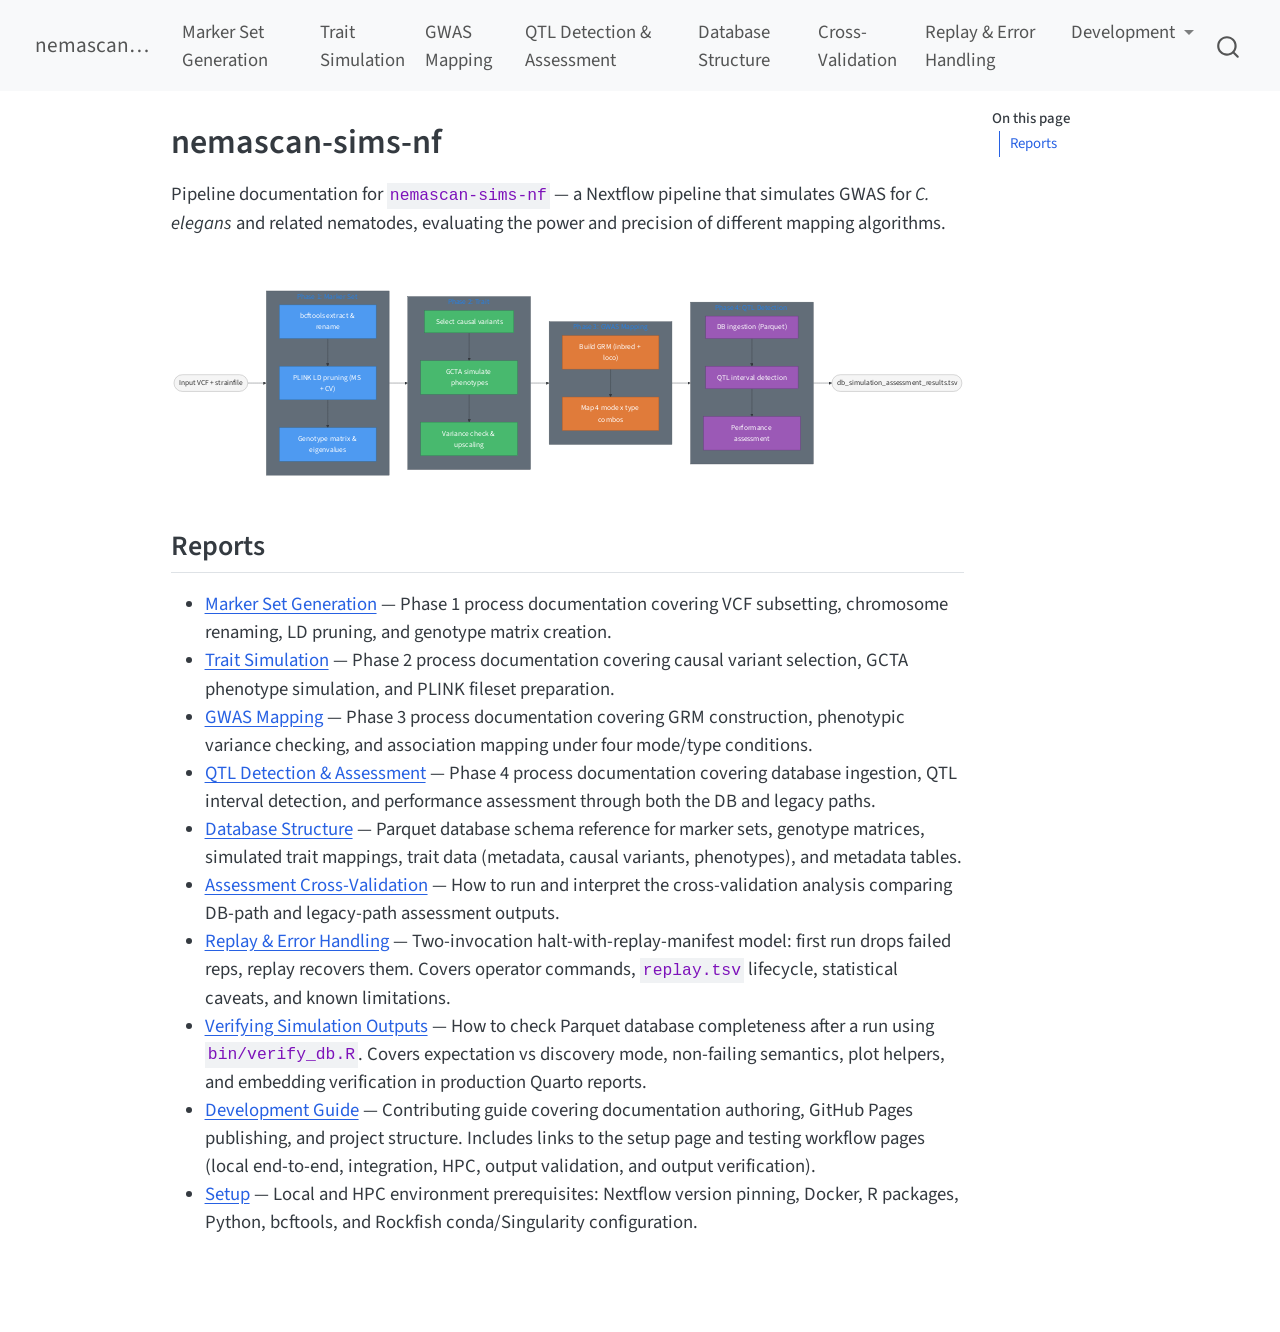
<file: index.html>
<!DOCTYPE html>
<html xmlns="http://www.w3.org/1999/xhtml" lang="en" xml:lang="en"><head>

<meta charset="utf-8">
<meta name="generator" content="quarto-1.8.23">

<meta name="viewport" content="width=device-width, initial-scale=1.0, user-scalable=yes">


<title>nemascan-sims-nf</title>
<style>
code{white-space: pre-wrap;}
span.smallcaps{font-variant: small-caps;}
div.columns{display: flex; gap: min(4vw, 1.5em);}
div.column{flex: auto; overflow-x: auto;}
div.hanging-indent{margin-left: 1.5em; text-indent: -1.5em;}
ul.task-list{list-style: none;}
ul.task-list li input[type="checkbox"] {
  width: 0.8em;
  margin: 0 0.8em 0.2em -1em; /* quarto-specific, see https://github.com/quarto-dev/quarto-cli/issues/4556 */ 
  vertical-align: middle;
}
</style>


<script src="site_libs/quarto-nav/quarto-nav.js"></script>
<script src="site_libs/quarto-nav/headroom.min.js"></script>
<script src="site_libs/clipboard/clipboard.min.js"></script>
<script src="site_libs/quarto-search/autocomplete.umd.js"></script>
<script src="site_libs/quarto-search/fuse.min.js"></script>
<script src="site_libs/quarto-search/quarto-search.js"></script>
<meta name="quarto:offset" content="./">
<script src="site_libs/quarto-html/quarto.js" type="module"></script>
<script src="site_libs/quarto-html/tabsets/tabsets.js" type="module"></script>
<script src="site_libs/quarto-html/axe/axe-check.js" type="module"></script>
<script src="site_libs/quarto-html/popper.min.js"></script>
<script src="site_libs/quarto-html/tippy.umd.min.js"></script>
<script src="site_libs/quarto-html/anchor.min.js"></script>
<link href="site_libs/quarto-html/tippy.css" rel="stylesheet">
<link href="site_libs/quarto-html/quarto-syntax-highlighting-1fe81d0376b2c50856e68e651e390326.css" rel="stylesheet" id="quarto-text-highlighting-styles">
<script src="site_libs/bootstrap/bootstrap.min.js"></script>
<link href="site_libs/bootstrap/bootstrap-icons.css" rel="stylesheet">
<link href="site_libs/bootstrap/bootstrap-5b4ad623e5705c0698d39aec6f10cf02.min.css" rel="stylesheet" append-hash="true" id="quarto-bootstrap" data-mode="light">
<script id="quarto-search-options" type="application/json">{
  "location": "navbar",
  "copy-button": false,
  "collapse-after": 3,
  "panel-placement": "end",
  "type": "overlay",
  "limit": 50,
  "keyboard-shortcut": [
    "f",
    "/",
    "s"
  ],
  "show-item-context": false,
  "language": {
    "search-no-results-text": "No results",
    "search-matching-documents-text": "matching documents",
    "search-copy-link-title": "Copy link to search",
    "search-hide-matches-text": "Hide additional matches",
    "search-more-match-text": "more match in this document",
    "search-more-matches-text": "more matches in this document",
    "search-clear-button-title": "Clear",
    "search-text-placeholder": "",
    "search-detached-cancel-button-title": "Cancel",
    "search-submit-button-title": "Submit",
    "search-label": "Search"
  }
}</script>
<script src="site_libs/quarto-diagram/mermaid.min.js"></script>
<script src="site_libs/quarto-diagram/mermaid-init.js"></script>
<link href="site_libs/quarto-diagram/mermaid.css" rel="stylesheet">


<link rel="stylesheet" href="styles.css">
</head>

<body class="nav-fixed quarto-light">

<div id="quarto-search-results"></div>
  <header id="quarto-header" class="headroom fixed-top">
    <nav class="navbar navbar-expand-lg " data-bs-theme="dark">
      <div class="navbar-container container-fluid">
      <div class="navbar-brand-container mx-auto">
    <a href="./index.html" class="navbar-brand navbar-brand-logo">
    </a>
    <a class="navbar-brand" href="./index.html">
    <span class="navbar-title">nemascan-sims-nf</span>
    </a>
  </div>
            <div id="quarto-search" class="" title="Search"></div>
          <button class="navbar-toggler" type="button" data-bs-toggle="collapse" data-bs-target="#navbarCollapse" aria-controls="navbarCollapse" role="menu" aria-expanded="false" aria-label="Toggle navigation" onclick="if (window.quartoToggleHeadroom) { window.quartoToggleHeadroom(); }">
  <span class="navbar-toggler-icon"></span>
</button>
          <div class="collapse navbar-collapse" id="navbarCollapse">
            <ul class="navbar-nav navbar-nav-scroll me-auto">
  <li class="nav-item">
    <a class="nav-link" href="./marker-set-generation.html"> 
<span class="menu-text">Marker Set Generation</span></a>
  </li>  
  <li class="nav-item">
    <a class="nav-link" href="./trait-simulation.html"> 
<span class="menu-text">Trait Simulation</span></a>
  </li>  
  <li class="nav-item">
    <a class="nav-link" href="./gwas-mapping.html"> 
<span class="menu-text">GWAS Mapping</span></a>
  </li>  
  <li class="nav-item">
    <a class="nav-link" href="./qtl-detection-assessment.html"> 
<span class="menu-text">QTL Detection &amp; Assessment</span></a>
  </li>  
  <li class="nav-item">
    <a class="nav-link" href="./database-structure.html"> 
<span class="menu-text">Database Structure</span></a>
  </li>  
  <li class="nav-item">
    <a class="nav-link" href="./cross-validation.html"> 
<span class="menu-text">Cross-Validation</span></a>
  </li>  
  <li class="nav-item">
    <a class="nav-link" href="./error-handling-replay.html"> 
<span class="menu-text">Replay &amp; Error Handling</span></a>
  </li>  
  <li class="nav-item dropdown ">
    <a class="nav-link dropdown-toggle" href="#" id="nav-menu-development" role="link" data-bs-toggle="dropdown" aria-expanded="false">
 <span class="menu-text">Development</span>
    </a>
    <ul class="dropdown-menu" aria-labelledby="nav-menu-development">    
        <li>
    <a class="dropdown-item" href="./development.html">
 <span class="dropdown-text">Development Guide</span></a>
  </li>  
        <li>
    <a class="dropdown-item" href="./setup.html">
 <span class="dropdown-text">Setup</span></a>
  </li>  
        <li><hr class="dropdown-divider"></li>
        <li>
    <a class="dropdown-item" href="./testing-local-e2e.html">
 <span class="dropdown-text">Local End-to-End Testing</span></a>
  </li>  
        <li>
    <a class="dropdown-item" href="./testing-integration.html">
 <span class="dropdown-text">Local Integration Testing</span></a>
  </li>  
        <li>
    <a class="dropdown-item" href="./testing-hpc.html">
 <span class="dropdown-text">HPC End-to-End Testing</span></a>
  </li>  
        <li>
    <a class="dropdown-item" href="./testing-output-validation.html">
 <span class="dropdown-text">Output Validation</span></a>
  </li>  
        <li>
    <a class="dropdown-item" href="./verifying-outputs.html">
 <span class="dropdown-text">Verifying Simulation Outputs</span></a>
  </li>  
        <li><hr class="dropdown-divider"></li>
        <li><hr class="dropdown-divider"></li>
        <li>
    <a class="dropdown-item" href="./transfer-and-archival.html">
 <span class="dropdown-text">Transfer &amp; Archival</span></a>
  </li>  
        <li><hr class="dropdown-divider"></li>
        <li>
    <a class="dropdown-item" href="./changelog.html">
 <span class="dropdown-text">Changelog</span></a>
  </li>  
    </ul>
  </li>
</ul>
          </div> <!-- /navcollapse -->
            <div class="quarto-navbar-tools">
</div>
      </div> <!-- /container-fluid -->
    </nav>
</header>
<!-- content -->
<div id="quarto-content" class="quarto-container page-columns page-rows-contents page-layout-article page-navbar">
<!-- sidebar -->
<!-- margin-sidebar -->
    <div id="quarto-margin-sidebar" class="sidebar margin-sidebar">
        <nav id="TOC" role="doc-toc" class="toc-active">
    <h2 id="toc-title">On this page</h2>
   
  <ul>
  <li><a href="#reports" id="toc-reports" class="nav-link active" data-scroll-target="#reports">Reports</a></li>
  </ul>
</nav>
    </div>
<!-- main -->
<main class="content" id="quarto-document-content">

<header id="title-block-header" class="quarto-title-block default">
<div class="quarto-title">
<h1 class="title">nemascan-sims-nf</h1>
</div>



<div class="quarto-title-meta">

    
  
    
  </div>
  


</header>


<p>Pipeline documentation for <code>nemascan-sims-nf</code> — a Nextflow pipeline that simulates GWAS for <em>C. elegans</em> and related nematodes, evaluating the power and precision of different mapping algorithms.</p>
<div class="cell" data-layout-align="default">
<div class="cell-output-display">
<div>
<p></p><figure class="figure"><p></p>
<div>
<pre class="mermaid mermaid-js">%%{init: {'themeVariables': {'fontSize': '20px'}}}%%
flowchart LR
    classDef phase1 fill:#4e9af1,stroke:#2c6fad,color:#fff
    classDef phase2 fill:#48b96e,stroke:#2d8150,color:#fff
    classDef phase3 fill:#e07b3a,stroke:#a3572a,color:#fff
    classDef phase4 fill:#9b59b6,stroke:#6c3483,color:#fff
    classDef io fill:#f5f5f5,stroke:#999,color:#333

    VCF(["Input VCF + strainfile"]):::io

    subgraph P1["Phase 1: Marker Set Generation"]
        A1["bcftools extract &amp; rename"]:::phase1
        A2["PLINK LD pruning (MS + CV)"]:::phase1
        A3["Genotype matrix &amp; eigenvalues"]:::phase1
        A1 --&gt; A2 --&gt; A3
    end

    subgraph P2["Phase 2: Trait Simulation"]
        B1["Select causal variants"]:::phase2
        B2["GCTA simulate phenotypes"]:::phase2
        B3["Variance check &amp; upscaling"]:::phase2
        B1 --&gt; B2 --&gt; B3
    end

    subgraph P3["Phase 3: GWAS Mapping"]
        C1["Build GRM (inbred + loco)"]:::phase3
        C2["Map 4 mode x type combos"]:::phase3
        C1 --&gt; C2
    end

    subgraph P4["Phase 4: QTL Detection &amp; Assessment"]
        D1["DB ingestion (Parquet)"]:::phase4
        D2["QTL interval detection"]:::phase4
        D3["Performance assessment"]:::phase4
        D1 --&gt; D2 --&gt; D3
    end

    OUT(["db_simulation_assessment_results.tsv"]):::io

    VCF --&gt; P1 --&gt; P2 --&gt; P3 --&gt; P4 --&gt; OUT
</pre>
</div>
<p></p></figure><p></p>
</div>
</div>
</div>
<section id="reports" class="level2">
<h2 class="anchored" data-anchor-id="reports">Reports</h2>
<ul>
<li><a href="./marker-set-generation.html">Marker Set Generation</a> — Phase 1 process documentation covering VCF subsetting, chromosome renaming, LD pruning, and genotype matrix creation.</li>
<li><a href="./trait-simulation.html">Trait Simulation</a> — Phase 2 process documentation covering causal variant selection, GCTA phenotype simulation, and PLINK fileset preparation.</li>
<li><a href="./gwas-mapping.html">GWAS Mapping</a> — Phase 3 process documentation covering GRM construction, phenotypic variance checking, and association mapping under four mode/type conditions.</li>
<li><a href="./qtl-detection-assessment.html">QTL Detection &amp; Assessment</a> — Phase 4 process documentation covering database ingestion, QTL interval detection, and performance assessment through both the DB and legacy paths.</li>
<li><a href="./database-structure.html">Database Structure</a> — Parquet database schema reference for marker sets, genotype matrices, simulated trait mappings, trait data (metadata, causal variants, phenotypes), and metadata tables.</li>
<li><a href="./cross-validation.html">Assessment Cross-Validation</a> — How to run and interpret the cross-validation analysis comparing DB-path and legacy-path assessment outputs.</li>
<li><a href="./error-handling-replay.html">Replay &amp; Error Handling</a> — Two-invocation halt-with-replay-manifest model: first run drops failed reps, replay recovers them. Covers operator commands, <code>replay.tsv</code> lifecycle, statistical caveats, and known limitations.</li>
<li><a href="./verifying-outputs.html">Verifying Simulation Outputs</a> — How to check Parquet database completeness after a run using <code>bin/verify_db.R</code>. Covers expectation vs discovery mode, non-failing semantics, plot helpers, and embedding verification in production Quarto reports.</li>
<li><a href="./development.html">Development Guide</a> — Contributing guide covering documentation authoring, GitHub Pages publishing, and project structure. Includes links to the setup page and testing workflow pages (local end-to-end, integration, HPC, output validation, and output verification).</li>
<li><a href="./setup.html">Setup</a> — Local and HPC environment prerequisites: Nextflow version pinning, Docker, R packages, Python, bcftools, and Rockfish conda/Singularity configuration.</li>
</ul>


</section>

</main> <!-- /main -->
<script id="quarto-html-after-body" type="application/javascript">
  window.document.addEventListener("DOMContentLoaded", function (event) {
    const icon = "";
    const anchorJS = new window.AnchorJS();
    anchorJS.options = {
      placement: 'right',
      icon: icon
    };
    anchorJS.add('.anchored');
    const isCodeAnnotation = (el) => {
      for (const clz of el.classList) {
        if (clz.startsWith('code-annotation-')) {                     
          return true;
        }
      }
      return false;
    }
    const onCopySuccess = function(e) {
      // button target
      const button = e.trigger;
      // don't keep focus
      button.blur();
      // flash "checked"
      button.classList.add('code-copy-button-checked');
      var currentTitle = button.getAttribute("title");
      button.setAttribute("title", "Copied!");
      let tooltip;
      if (window.bootstrap) {
        button.setAttribute("data-bs-toggle", "tooltip");
        button.setAttribute("data-bs-placement", "left");
        button.setAttribute("data-bs-title", "Copied!");
        tooltip = new bootstrap.Tooltip(button, 
          { trigger: "manual", 
            customClass: "code-copy-button-tooltip",
            offset: [0, -8]});
        tooltip.show();    
      }
      setTimeout(function() {
        if (tooltip) {
          tooltip.hide();
          button.removeAttribute("data-bs-title");
          button.removeAttribute("data-bs-toggle");
          button.removeAttribute("data-bs-placement");
        }
        button.setAttribute("title", currentTitle);
        button.classList.remove('code-copy-button-checked');
      }, 1000);
      // clear code selection
      e.clearSelection();
    }
    const getTextToCopy = function(trigger) {
      const outerScaffold = trigger.parentElement.cloneNode(true);
      const codeEl = outerScaffold.querySelector('code');
      for (const childEl of codeEl.children) {
        if (isCodeAnnotation(childEl)) {
          childEl.remove();
        }
      }
      return codeEl.innerText;
    }
    const clipboard = new window.ClipboardJS('.code-copy-button:not([data-in-quarto-modal])', {
      text: getTextToCopy
    });
    clipboard.on('success', onCopySuccess);
    if (window.document.getElementById('quarto-embedded-source-code-modal')) {
      const clipboardModal = new window.ClipboardJS('.code-copy-button[data-in-quarto-modal]', {
        text: getTextToCopy,
        container: window.document.getElementById('quarto-embedded-source-code-modal')
      });
      clipboardModal.on('success', onCopySuccess);
    }
      var localhostRegex = new RegExp(/^(?:http|https):\/\/localhost\:?[0-9]*\//);
      var mailtoRegex = new RegExp(/^mailto:/);
        var filterRegex = new RegExp("https:\/\/AndersenLab\.github\.io\/nemascan-sims-nf\/");
      var isInternal = (href) => {
          return filterRegex.test(href) || localhostRegex.test(href) || mailtoRegex.test(href);
      }
      // Inspect non-navigation links and adorn them if external
     var links = window.document.querySelectorAll('a[href]:not(.nav-link):not(.navbar-brand):not(.toc-action):not(.sidebar-link):not(.sidebar-item-toggle):not(.pagination-link):not(.no-external):not([aria-hidden]):not(.dropdown-item):not(.quarto-navigation-tool):not(.about-link)');
      for (var i=0; i<links.length; i++) {
        const link = links[i];
        if (!isInternal(link.href)) {
          // undo the damage that might have been done by quarto-nav.js in the case of
          // links that we want to consider external
          if (link.dataset.originalHref !== undefined) {
            link.href = link.dataset.originalHref;
          }
        }
      }
    function tippyHover(el, contentFn, onTriggerFn, onUntriggerFn) {
      const config = {
        allowHTML: true,
        maxWidth: 500,
        delay: 100,
        arrow: false,
        appendTo: function(el) {
            return el.parentElement;
        },
        interactive: true,
        interactiveBorder: 10,
        theme: 'quarto',
        placement: 'bottom-start',
      };
      if (contentFn) {
        config.content = contentFn;
      }
      if (onTriggerFn) {
        config.onTrigger = onTriggerFn;
      }
      if (onUntriggerFn) {
        config.onUntrigger = onUntriggerFn;
      }
      window.tippy(el, config); 
    }
    const noterefs = window.document.querySelectorAll('a[role="doc-noteref"]');
    for (var i=0; i<noterefs.length; i++) {
      const ref = noterefs[i];
      tippyHover(ref, function() {
        // use id or data attribute instead here
        let href = ref.getAttribute('data-footnote-href') || ref.getAttribute('href');
        try { href = new URL(href).hash; } catch {}
        const id = href.replace(/^#\/?/, "");
        const note = window.document.getElementById(id);
        if (note) {
          return note.innerHTML;
        } else {
          return "";
        }
      });
    }
    const xrefs = window.document.querySelectorAll('a.quarto-xref');
    const processXRef = (id, note) => {
      // Strip column container classes
      const stripColumnClz = (el) => {
        el.classList.remove("page-full", "page-columns");
        if (el.children) {
          for (const child of el.children) {
            stripColumnClz(child);
          }
        }
      }
      stripColumnClz(note)
      if (id === null || id.startsWith('sec-')) {
        // Special case sections, only their first couple elements
        const container = document.createElement("div");
        if (note.children && note.children.length > 2) {
          container.appendChild(note.children[0].cloneNode(true));
          for (let i = 1; i < note.children.length; i++) {
            const child = note.children[i];
            if (child.tagName === "P" && child.innerText === "") {
              continue;
            } else {
              container.appendChild(child.cloneNode(true));
              break;
            }
          }
          if (window.Quarto?.typesetMath) {
            window.Quarto.typesetMath(container);
          }
          return container.innerHTML
        } else {
          if (window.Quarto?.typesetMath) {
            window.Quarto.typesetMath(note);
          }
          return note.innerHTML;
        }
      } else {
        // Remove any anchor links if they are present
        const anchorLink = note.querySelector('a.anchorjs-link');
        if (anchorLink) {
          anchorLink.remove();
        }
        if (window.Quarto?.typesetMath) {
          window.Quarto.typesetMath(note);
        }
        if (note.classList.contains("callout")) {
          return note.outerHTML;
        } else {
          return note.innerHTML;
        }
      }
    }
    for (var i=0; i<xrefs.length; i++) {
      const xref = xrefs[i];
      tippyHover(xref, undefined, function(instance) {
        instance.disable();
        let url = xref.getAttribute('href');
        let hash = undefined; 
        if (url.startsWith('#')) {
          hash = url;
        } else {
          try { hash = new URL(url).hash; } catch {}
        }
        if (hash) {
          const id = hash.replace(/^#\/?/, "");
          const note = window.document.getElementById(id);
          if (note !== null) {
            try {
              const html = processXRef(id, note.cloneNode(true));
              instance.setContent(html);
            } finally {
              instance.enable();
              instance.show();
            }
          } else {
            // See if we can fetch this
            fetch(url.split('#')[0])
            .then(res => res.text())
            .then(html => {
              const parser = new DOMParser();
              const htmlDoc = parser.parseFromString(html, "text/html");
              const note = htmlDoc.getElementById(id);
              if (note !== null) {
                const html = processXRef(id, note);
                instance.setContent(html);
              } 
            }).finally(() => {
              instance.enable();
              instance.show();
            });
          }
        } else {
          // See if we can fetch a full url (with no hash to target)
          // This is a special case and we should probably do some content thinning / targeting
          fetch(url)
          .then(res => res.text())
          .then(html => {
            const parser = new DOMParser();
            const htmlDoc = parser.parseFromString(html, "text/html");
            const note = htmlDoc.querySelector('main.content');
            if (note !== null) {
              // This should only happen for chapter cross references
              // (since there is no id in the URL)
              // remove the first header
              if (note.children.length > 0 && note.children[0].tagName === "HEADER") {
                note.children[0].remove();
              }
              const html = processXRef(null, note);
              instance.setContent(html);
            } 
          }).finally(() => {
            instance.enable();
            instance.show();
          });
        }
      }, function(instance) {
      });
    }
        let selectedAnnoteEl;
        const selectorForAnnotation = ( cell, annotation) => {
          let cellAttr = 'data-code-cell="' + cell + '"';
          let lineAttr = 'data-code-annotation="' +  annotation + '"';
          const selector = 'span[' + cellAttr + '][' + lineAttr + ']';
          return selector;
        }
        const selectCodeLines = (annoteEl) => {
          const doc = window.document;
          const targetCell = annoteEl.getAttribute("data-target-cell");
          const targetAnnotation = annoteEl.getAttribute("data-target-annotation");
          const annoteSpan = window.document.querySelector(selectorForAnnotation(targetCell, targetAnnotation));
          const lines = annoteSpan.getAttribute("data-code-lines").split(",");
          const lineIds = lines.map((line) => {
            return targetCell + "-" + line;
          })
          let top = null;
          let height = null;
          let parent = null;
          if (lineIds.length > 0) {
              //compute the position of the single el (top and bottom and make a div)
              const el = window.document.getElementById(lineIds[0]);
              top = el.offsetTop;
              height = el.offsetHeight;
              parent = el.parentElement.parentElement;
            if (lineIds.length > 1) {
              const lastEl = window.document.getElementById(lineIds[lineIds.length - 1]);
              const bottom = lastEl.offsetTop + lastEl.offsetHeight;
              height = bottom - top;
            }
            if (top !== null && height !== null && parent !== null) {
              // cook up a div (if necessary) and position it 
              let div = window.document.getElementById("code-annotation-line-highlight");
              if (div === null) {
                div = window.document.createElement("div");
                div.setAttribute("id", "code-annotation-line-highlight");
                div.style.position = 'absolute';
                parent.appendChild(div);
              }
              div.style.top = top - 2 + "px";
              div.style.height = height + 4 + "px";
              div.style.left = 0;
              let gutterDiv = window.document.getElementById("code-annotation-line-highlight-gutter");
              if (gutterDiv === null) {
                gutterDiv = window.document.createElement("div");
                gutterDiv.setAttribute("id", "code-annotation-line-highlight-gutter");
                gutterDiv.style.position = 'absolute';
                const codeCell = window.document.getElementById(targetCell);
                const gutter = codeCell.querySelector('.code-annotation-gutter');
                gutter.appendChild(gutterDiv);
              }
              gutterDiv.style.top = top - 2 + "px";
              gutterDiv.style.height = height + 4 + "px";
            }
            selectedAnnoteEl = annoteEl;
          }
        };
        const unselectCodeLines = () => {
          const elementsIds = ["code-annotation-line-highlight", "code-annotation-line-highlight-gutter"];
          elementsIds.forEach((elId) => {
            const div = window.document.getElementById(elId);
            if (div) {
              div.remove();
            }
          });
          selectedAnnoteEl = undefined;
        };
          // Handle positioning of the toggle
      window.addEventListener(
        "resize",
        throttle(() => {
          elRect = undefined;
          if (selectedAnnoteEl) {
            selectCodeLines(selectedAnnoteEl);
          }
        }, 10)
      );
      function throttle(fn, ms) {
      let throttle = false;
      let timer;
        return (...args) => {
          if(!throttle) { // first call gets through
              fn.apply(this, args);
              throttle = true;
          } else { // all the others get throttled
              if(timer) clearTimeout(timer); // cancel #2
              timer = setTimeout(() => {
                fn.apply(this, args);
                timer = throttle = false;
              }, ms);
          }
        };
      }
        // Attach click handler to the DT
        const annoteDls = window.document.querySelectorAll('dt[data-target-cell]');
        for (const annoteDlNode of annoteDls) {
          annoteDlNode.addEventListener('click', (event) => {
            const clickedEl = event.target;
            if (clickedEl !== selectedAnnoteEl) {
              unselectCodeLines();
              const activeEl = window.document.querySelector('dt[data-target-cell].code-annotation-active');
              if (activeEl) {
                activeEl.classList.remove('code-annotation-active');
              }
              selectCodeLines(clickedEl);
              clickedEl.classList.add('code-annotation-active');
            } else {
              // Unselect the line
              unselectCodeLines();
              clickedEl.classList.remove('code-annotation-active');
            }
          });
        }
    const findCites = (el) => {
      const parentEl = el.parentElement;
      if (parentEl) {
        const cites = parentEl.dataset.cites;
        if (cites) {
          return {
            el,
            cites: cites.split(' ')
          };
        } else {
          return findCites(el.parentElement)
        }
      } else {
        return undefined;
      }
    };
    var bibliorefs = window.document.querySelectorAll('a[role="doc-biblioref"]');
    for (var i=0; i<bibliorefs.length; i++) {
      const ref = bibliorefs[i];
      const citeInfo = findCites(ref);
      if (citeInfo) {
        tippyHover(citeInfo.el, function() {
          var popup = window.document.createElement('div');
          citeInfo.cites.forEach(function(cite) {
            var citeDiv = window.document.createElement('div');
            citeDiv.classList.add('hanging-indent');
            citeDiv.classList.add('csl-entry');
            var biblioDiv = window.document.getElementById('ref-' + cite);
            if (biblioDiv) {
              citeDiv.innerHTML = biblioDiv.innerHTML;
            }
            popup.appendChild(citeDiv);
          });
          return popup.innerHTML;
        });
      }
    }
  });
  </script>
</div> <!-- /content -->




</body></html>
</file>
<file: site_libs/quarto-html/tippy.css>
.tippy-box[data-animation=fade][data-state=hidden]{opacity:0}[data-tippy-root]{max-width:calc(100vw - 10px)}.tippy-box{position:relative;background-color:#333;color:#fff;border-radius:4px;font-size:14px;line-height:1.4;white-space:normal;outline:0;transition-property:transform,visibility,opacity}.tippy-box[data-placement^=top]>.tippy-arrow{bottom:0}.tippy-box[data-placement^=top]>.tippy-arrow:before{bottom:-7px;left:0;border-width:8px 8px 0;border-top-color:initial;transform-origin:center top}.tippy-box[data-placement^=bottom]>.tippy-arrow{top:0}.tippy-box[data-placement^=bottom]>.tippy-arrow:before{top:-7px;left:0;border-width:0 8px 8px;border-bottom-color:initial;transform-origin:center bottom}.tippy-box[data-placement^=left]>.tippy-arrow{right:0}.tippy-box[data-placement^=left]>.tippy-arrow:before{border-width:8px 0 8px 8px;border-left-color:initial;right:-7px;transform-origin:center left}.tippy-box[data-placement^=right]>.tippy-arrow{left:0}.tippy-box[data-placement^=right]>.tippy-arrow:before{left:-7px;border-width:8px 8px 8px 0;border-right-color:initial;transform-origin:center right}.tippy-box[data-inertia][data-state=visible]{transition-timing-function:cubic-bezier(.54,1.5,.38,1.11)}.tippy-arrow{width:16px;height:16px;color:#333}.tippy-arrow:before{content:"";position:absolute;border-color:transparent;border-style:solid}.tippy-content{position:relative;padding:5px 9px;z-index:1}
</file>
<file: site_libs/quarto-html/quarto-syntax-highlighting-1fe81d0376b2c50856e68e651e390326.css>
/* quarto syntax highlight colors */
:root {
  --quarto-hl-ot-color: #003B4F;
  --quarto-hl-at-color: #657422;
  --quarto-hl-ss-color: #20794D;
  --quarto-hl-an-color: #5E5E5E;
  --quarto-hl-fu-color: #4758AB;
  --quarto-hl-st-color: #20794D;
  --quarto-hl-cf-color: #003B4F;
  --quarto-hl-op-color: #5E5E5E;
  --quarto-hl-er-color: #AD0000;
  --quarto-hl-bn-color: #AD0000;
  --quarto-hl-al-color: #AD0000;
  --quarto-hl-va-color: #111111;
  --quarto-hl-bu-color: inherit;
  --quarto-hl-ex-color: inherit;
  --quarto-hl-pp-color: #AD0000;
  --quarto-hl-in-color: #5E5E5E;
  --quarto-hl-vs-color: #20794D;
  --quarto-hl-wa-color: #5E5E5E;
  --quarto-hl-do-color: #5E5E5E;
  --quarto-hl-im-color: #00769E;
  --quarto-hl-ch-color: #20794D;
  --quarto-hl-dt-color: #AD0000;
  --quarto-hl-fl-color: #AD0000;
  --quarto-hl-co-color: #5E5E5E;
  --quarto-hl-cv-color: #5E5E5E;
  --quarto-hl-cn-color: #8f5902;
  --quarto-hl-sc-color: #5E5E5E;
  --quarto-hl-dv-color: #AD0000;
  --quarto-hl-kw-color: #003B4F;
}

/* other quarto variables */
:root {
  --quarto-font-monospace: SFMono-Regular, Menlo, Monaco, Consolas, "Liberation Mono", "Courier New", monospace;
}

/* syntax highlight based on Pandoc's rules */
pre > code.sourceCode > span {
  color: #003B4F;
}

code.sourceCode > span {
  color: #003B4F;
}

div.sourceCode,
div.sourceCode pre.sourceCode {
  color: #003B4F;
}

/* Normal */
code span {
  color: #003B4F;
}

/* Alert */
code span.al {
  color: #AD0000;
  font-style: inherit;
}

/* Annotation */
code span.an {
  color: #5E5E5E;
  font-style: inherit;
}

/* Attribute */
code span.at {
  color: #657422;
  font-style: inherit;
}

/* BaseN */
code span.bn {
  color: #AD0000;
  font-style: inherit;
}

/* BuiltIn */
code span.bu {
  font-style: inherit;
}

/* ControlFlow */
code span.cf {
  color: #003B4F;
  font-weight: bold;
  font-style: inherit;
}

/* Char */
code span.ch {
  color: #20794D;
  font-style: inherit;
}

/* Constant */
code span.cn {
  color: #8f5902;
  font-style: inherit;
}

/* Comment */
code span.co {
  color: #5E5E5E;
  font-style: inherit;
}

/* CommentVar */
code span.cv {
  color: #5E5E5E;
  font-style: italic;
}

/* Documentation */
code span.do {
  color: #5E5E5E;
  font-style: italic;
}

/* DataType */
code span.dt {
  color: #AD0000;
  font-style: inherit;
}

/* DecVal */
code span.dv {
  color: #AD0000;
  font-style: inherit;
}

/* Error */
code span.er {
  color: #AD0000;
  font-style: inherit;
}

/* Extension */
code span.ex {
  font-style: inherit;
}

/* Float */
code span.fl {
  color: #AD0000;
  font-style: inherit;
}

/* Function */
code span.fu {
  color: #4758AB;
  font-style: inherit;
}

/* Import */
code span.im {
  color: #00769E;
  font-style: inherit;
}

/* Information */
code span.in {
  color: #5E5E5E;
  font-style: inherit;
}

/* Keyword */
code span.kw {
  color: #003B4F;
  font-weight: bold;
  font-style: inherit;
}

/* Operator */
code span.op {
  color: #5E5E5E;
  font-style: inherit;
}

/* Other */
code span.ot {
  color: #003B4F;
  font-style: inherit;
}

/* Preprocessor */
code span.pp {
  color: #AD0000;
  font-style: inherit;
}

/* SpecialChar */
code span.sc {
  color: #5E5E5E;
  font-style: inherit;
}

/* SpecialString */
code span.ss {
  color: #20794D;
  font-style: inherit;
}

/* String */
code span.st {
  color: #20794D;
  font-style: inherit;
}

/* Variable */
code span.va {
  color: #111111;
  font-style: inherit;
}

/* VerbatimString */
code span.vs {
  color: #20794D;
  font-style: inherit;
}

/* Warning */
code span.wa {
  color: #5E5E5E;
  font-style: italic;
}

.prevent-inlining {
  content: "</";
}

/*# sourceMappingURL=0962dd5d778b71b9c38e7b9c80c0f202.css.map */
</file>
<file: site_libs/quarto-diagram/mermaid.css>
.mermaidTooltip {
  position: absolute;
  text-align: center;
  max-width: 200px;
  padding: 2px;
  font-family: "trebuchet ms", verdana, arial;
  font-size: 12px;
  background: #ffffde;
  border: 1px solid #aaaa33;
  border-radius: 2px;
  pointer-events: none;
  z-index: 1000;
}
</file>
<file: styles.css>
/* Increase base reading font size across all pages */
body {
    font-size: 1.1rem;
}

/* Make Mermaid diagrams responsive and full-width */
.mermaid svg {
    max-width: 100%;
    width: 100%;
    height: auto;
    display: block;
    margin: 0 auto;
}

/* Breathing room around diagrams */
.cell-output-display {
    margin: 2rem 0;
}
</file>
